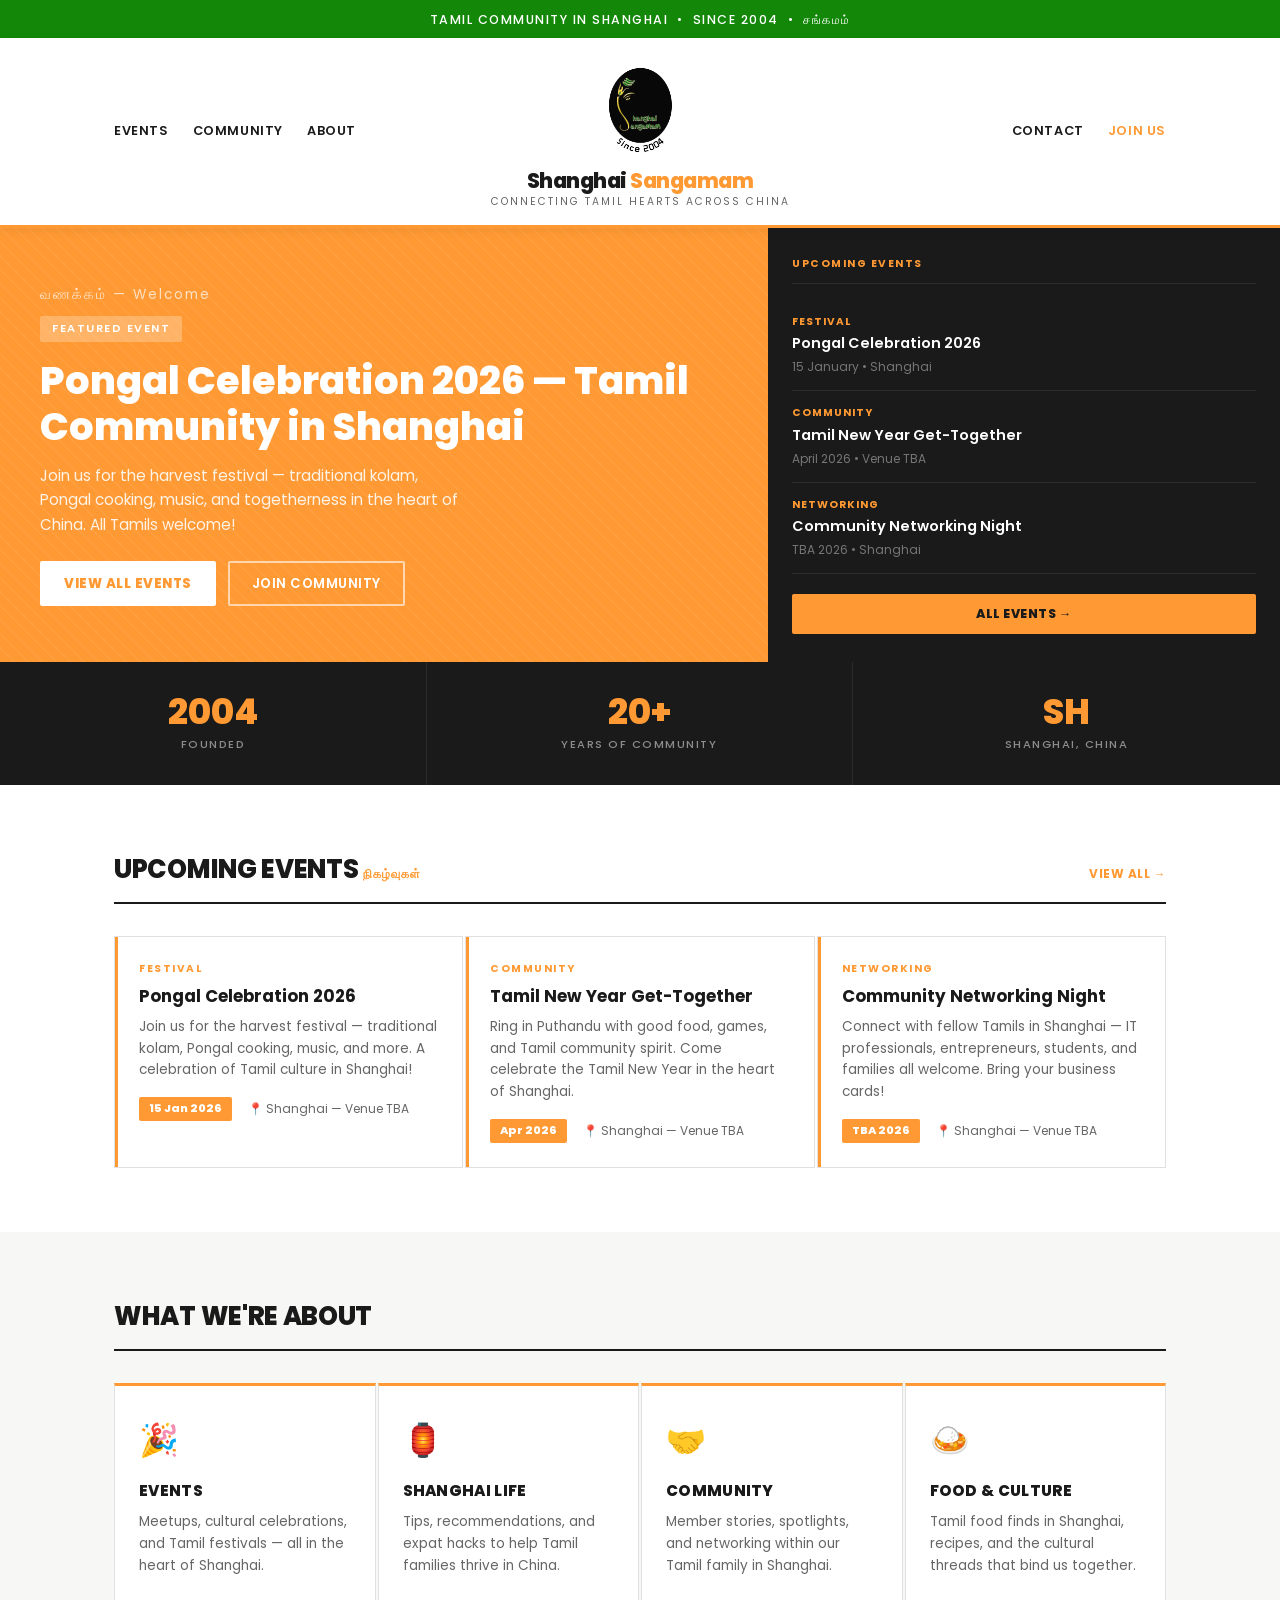
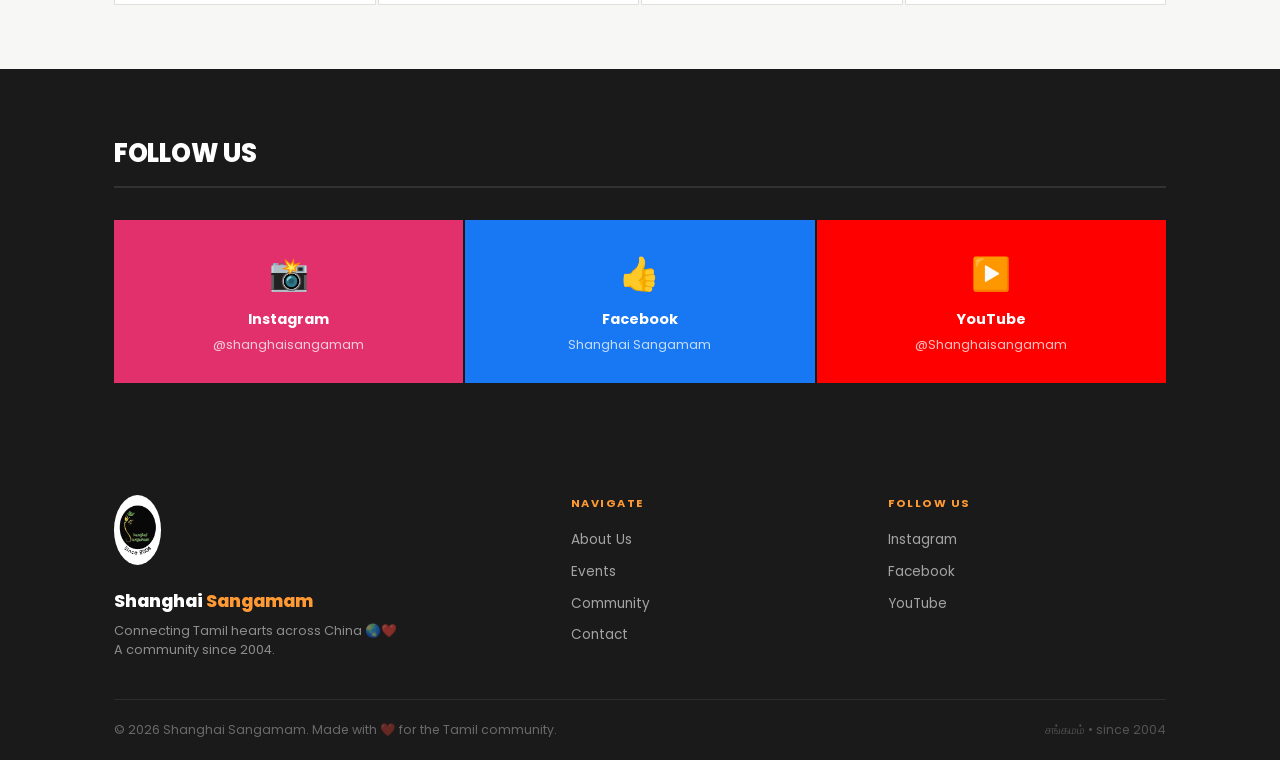
<file: index.html>
<!DOCTYPE html>
<html lang="en">
<head>
  <meta charset="UTF-8" />
  <meta name="viewport" content="width=device-width, initial-scale=1.0" />
  <title>Shanghai Sangamam — Connecting Tamil Hearts Across China</title>
  <meta name="description" content="A digital home for the Tamil-speaking Indian community in Shanghai. Join us for events, culture, and community. Since 2004." />
  <link rel="preconnect" href="https://fonts.googleapis.com" />
  <link rel="preconnect" href="https://fonts.gstatic.com" crossorigin />
  <link href="https://fonts.googleapis.com/css2?family=Poppins:wght@400;600;700;800&family=Noto+Sans+Tamil:wght@400;600&display=swap" rel="stylesheet" />
  <link rel="stylesheet" href="style.css" />
</head>
<body>

  <div class="top-bar">
    <span>Tamil Community in Shanghai &nbsp;•&nbsp; Since 2004 &nbsp;•&nbsp; சங்கமம்</span>
  </div>

  <header class="site-header">
    <div class="container">
      <nav class="nav-left">
        <a href="pages/events.html">Events</a>
        <a href="pages/community.html">Community</a>
        <a href="pages/about.html">About</a>
      </nav>
      <div class="logo-center">
        <a href="index.html">
          <img src="assets/logo/ss-logo.jpg" alt="Shanghai Sangamam" class="logo-img" />
          <span class="logo-main">Shanghai <span>Sangamam</span></span>
          <span class="logo-sub">Connecting Tamil hearts across China</span>
        </a>
      </div>
      <nav class="nav-right">
        <a href="pages/contact.html">Contact</a>
        <a href="pages/community.html" style="color:var(--saffron);">Join Us</a>
      </nav>
      <button class="nav-toggle" aria-label="Toggle navigation">&#9776;</button>
    </div>
    <nav class="mobile-nav" id="mobile-nav">
      <a href="pages/about.html">About</a>
      <a href="pages/events.html">Events</a>
      <a href="pages/community.html">Community</a>
      <a href="pages/contact.html">Contact</a>
    </nav>
  </header>

  <!-- Hero -->
  <div class="hero-split">
    <div class="hero-main">
      <div class="hero-main-content">
        <span class="hero-tamil-accent">வணக்கம் — Welcome</span>
        <span class="hero-tag">Featured Event</span>
        <h1>Pongal Celebration 2026 — Tamil Community in Shanghai</h1>
        <p>Join us for the harvest festival — traditional kolam, Pongal cooking, music, and togetherness in the heart of China. All Tamils welcome!</p>
        <div class="hero-btns">
          <a href="pages/events.html" class="btn-white">View All Events</a>
          <a href="pages/community.html" class="btn-ghost-white">Join Community</a>
        </div>
      </div>
    </div>
    <div class="hero-sidebar">
      <div class="sidebar-label">Upcoming Events</div>
      <div class="sidebar-event">
        <div class="sidebar-event-cat">Festival</div>
        <div class="sidebar-event-title">Pongal Celebration 2026</div>
        <div class="sidebar-event-date">15 January • Shanghai</div>
      </div>
      <div class="sidebar-event">
        <div class="sidebar-event-cat">Community</div>
        <div class="sidebar-event-title">Tamil New Year Get-Together</div>
        <div class="sidebar-event-date">April 2026 • Venue TBA</div>
      </div>
      <div class="sidebar-event">
        <div class="sidebar-event-cat">Networking</div>
        <div class="sidebar-event-title">Community Networking Night</div>
        <div class="sidebar-event-date">TBA 2026 • Shanghai</div>
      </div>
      <div class="sidebar-cta">
        <a href="pages/events.html" class="btn-saffron">All Events →</a>
      </div>
    </div>
  </div>

  <!-- Stats -->
  <div class="stats-bar">
    <div class="stat-item">
      <div class="stat-num">2004</div>
      <div class="stat-label">Founded</div>
    </div>
    <div class="stat-item">
      <div class="stat-num">20+</div>
      <div class="stat-label">Years of Community</div>
    </div>
    <div class="stat-item">
      <div class="stat-num">SH</div>
      <div class="stat-label">Shanghai, China</div>
    </div>
  </div>

  <!-- Upcoming Events -->
  <section class="section">
    <div class="container">
      <div class="section-header">
        <h2>Upcoming Events <span class="section-header-tamil">நிகழ்வுகள்</span></h2>
        <a href="pages/events.html" class="view-all">View All →</a>
      </div>
      <div class="events-grid">
        <div class="event-card-mag">
          <div class="event-card-cat">Festival</div>
          <div class="event-card-title">Pongal Celebration 2026</div>
          <div class="event-card-desc">Join us for the harvest festival — traditional kolam, Pongal cooking, music, and more. A celebration of Tamil culture in Shanghai!</div>
          <div class="event-card-meta">
            <span class="event-card-date-badge">15 Jan 2026</span>
            <span>📍 Shanghai — Venue TBA</span>
          </div>
        </div>
        <div class="event-card-mag">
          <div class="event-card-cat">Community</div>
          <div class="event-card-title">Tamil New Year Get-Together</div>
          <div class="event-card-desc">Ring in Puthandu with good food, games, and Tamil community spirit. Come celebrate the Tamil New Year in the heart of Shanghai.</div>
          <div class="event-card-meta">
            <span class="event-card-date-badge">Apr 2026</span>
            <span>📍 Shanghai — Venue TBA</span>
          </div>
        </div>
        <div class="event-card-mag">
          <div class="event-card-cat">Networking</div>
          <div class="event-card-title">Community Networking Night</div>
          <div class="event-card-desc">Connect with fellow Tamils in Shanghai — IT professionals, entrepreneurs, students, and families all welcome. Bring your business cards!</div>
          <div class="event-card-meta">
            <span class="event-card-date-badge">TBA 2026</span>
            <span>📍 Shanghai — Venue TBA</span>
          </div>
        </div>
      </div>
    </div>
  </section>

  <!-- What We're About -->
  <section class="section section-alt">
    <div class="container">
      <div class="section-header">
        <h2>What We're About</h2>
      </div>
      <div class="pillars-mag">
        <div class="pillar-mag">
          <span class="pillar-icon-mag">🎉</span>
          <h3>Events</h3>
          <p>Meetups, cultural celebrations, and Tamil festivals — all in the heart of Shanghai.</p>
        </div>
        <div class="pillar-mag">
          <span class="pillar-icon-mag">🏮</span>
          <h3>Shanghai Life</h3>
          <p>Tips, recommendations, and expat hacks to help Tamil families thrive in China.</p>
        </div>
        <div class="pillar-mag">
          <span class="pillar-icon-mag">🤝</span>
          <h3>Community</h3>
          <p>Member stories, spotlights, and networking within our Tamil family in Shanghai.</p>
        </div>
        <div class="pillar-mag">
          <span class="pillar-icon-mag">🍛</span>
          <h3>Food & Culture</h3>
          <p>Tamil food finds in Shanghai, recipes, and the cultural threads that bind us together.</p>
        </div>
      </div>
    </div>
  </section>

  <!-- Follow Us -->
  <section class="section section-dark">
    <div class="container">
      <div class="section-header">
        <h2>Follow Us</h2>
      </div>
      <div class="social-mag">
        <a href="https://www.instagram.com/shanghaisangamam/" target="_blank" rel="noopener" class="social-card-mag instagram">
          <span class="s-icon">📸</span>
          <h3>Instagram</h3>
          <p>@shanghaisangamam</p>
        </a>
        <a href="https://facebook.com/profile.php?id=61591375113423" target="_blank" rel="noopener" class="social-card-mag facebook">
          <span class="s-icon">👍</span>
          <h3>Facebook</h3>
          <p>Shanghai Sangamam</p>
        </a>
        <a href="https://www.youtube.com/@Shanghaisangamam" target="_blank" rel="noopener" class="social-card-mag youtube">
          <span class="s-icon">▶️</span>
          <h3>YouTube</h3>
          <p>@Shanghaisangamam</p>
        </a>
      </div>
    </div>
  </section>

  <footer class="site-footer">
    <div class="container">
      <div class="footer-top">
        <div class="footer-brand">
          <img src="assets/logo/ss-logo.jpg" alt="Shanghai Sangamam" class="footer-logo-img" />
          <span class="brand-name">Shanghai <span>Sangamam</span></span>
          <p class="brand-tagline">Connecting Tamil hearts across China 🌏❤️<br>A community since 2004.</p>
        </div>
        <div class="footer-col">
          <h4>Navigate</h4>
          <a href="pages/about.html">About Us</a>
          <a href="pages/events.html">Events</a>
          <a href="pages/community.html">Community</a>
          <a href="pages/contact.html">Contact</a>
        </div>
        <div class="footer-col">
          <h4>Follow Us</h4>
          <a href="https://www.instagram.com/shanghaisangamam/" target="_blank" rel="noopener">Instagram</a>
          <a href="https://facebook.com/profile.php?id=61591375113423" target="_blank" rel="noopener">Facebook</a>
          <a href="https://www.youtube.com/@Shanghaisangamam" target="_blank" rel="noopener">YouTube</a>
        </div>
      </div>
      <div class="footer-bottom">
        <span class="footer-copy">&copy; 2026 Shanghai Sangamam. Made with ❤️ for the Tamil community.</span>
        <span class="footer-tamil">சங்கமம் • since 2004</span>
      </div>
    </div>
  </footer>

  <script src="script.js"></script>
</body>
</html>
</file>
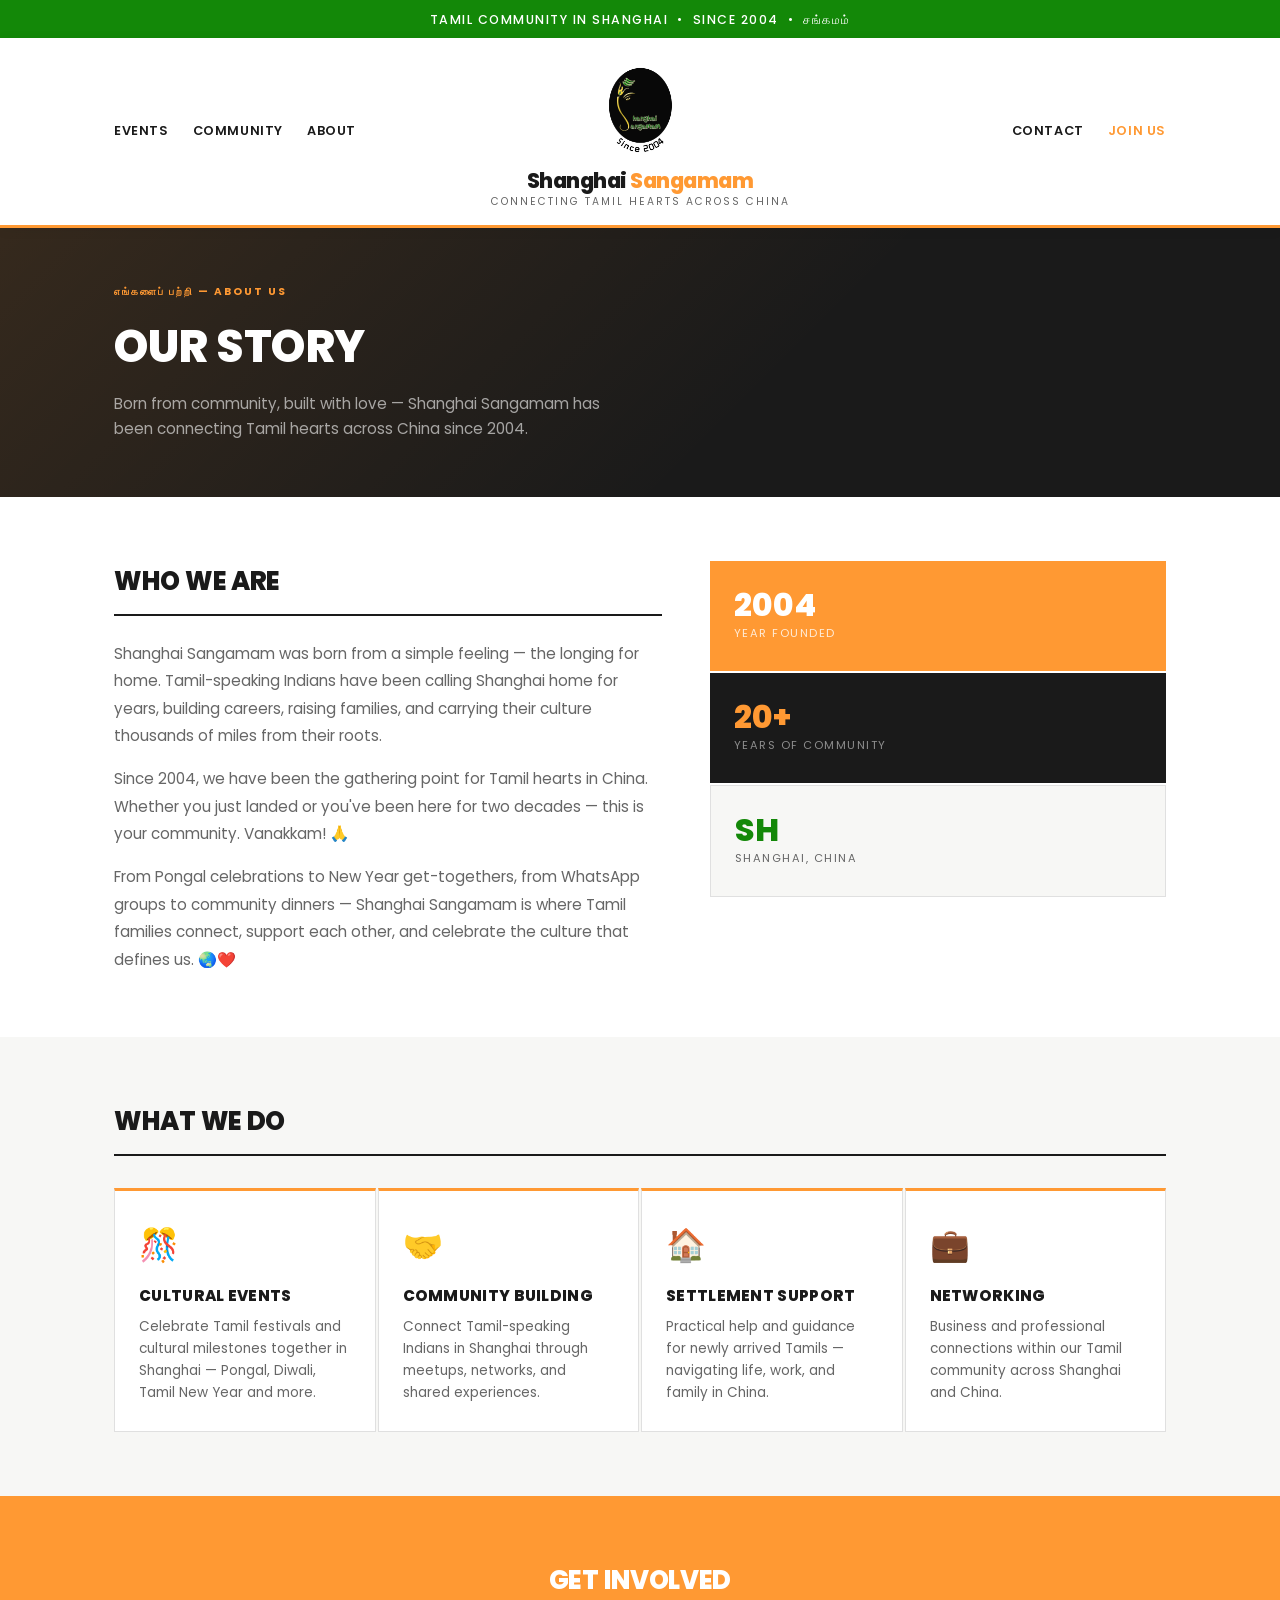
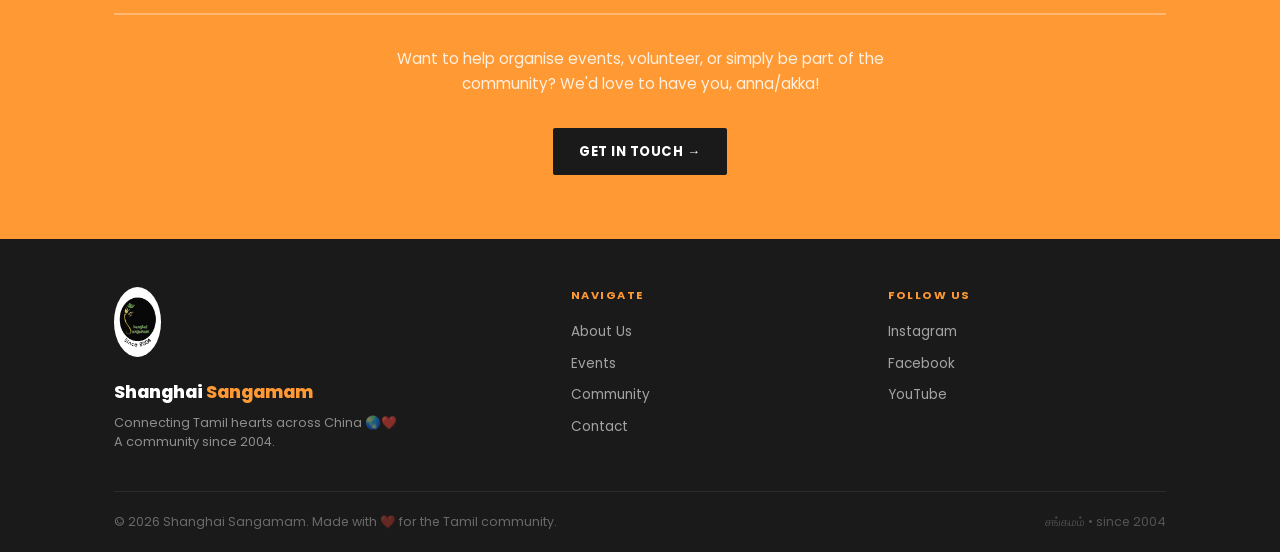
<file: pages/about.html>
<!DOCTYPE html>
<html lang="en">
<head>
  <meta charset="UTF-8" />
  <meta name="viewport" content="width=device-width, initial-scale=1.0" />
  <title>About — Shanghai Sangamam</title>
  <link rel="preconnect" href="https://fonts.googleapis.com" />
  <link rel="preconnect" href="https://fonts.gstatic.com" crossorigin />
  <link href="https://fonts.googleapis.com/css2?family=Poppins:wght@400;600;700;800&family=Noto+Sans+Tamil:wght@400;600&display=swap" rel="stylesheet" />
  <link rel="stylesheet" href="../style.css" />
</head>
<body>

  <div class="top-bar">
    <span>Tamil Community in Shanghai &nbsp;•&nbsp; Since 2004 &nbsp;•&nbsp; சங்கமம்</span>
  </div>

  <header class="site-header">
    <div class="container">
      <nav class="nav-left">
        <a href="events.html">Events</a>
        <a href="community.html">Community</a>
        <a href="about.html">About</a>
      </nav>
      <div class="logo-center">
        <a href="../index.html">
          <img src="../assets/logo/ss-logo.jpg" alt="Shanghai Sangamam" class="logo-img" />
          <span class="logo-main">Shanghai <span>Sangamam</span></span>
          <span class="logo-sub">Connecting Tamil hearts across China</span>
        </a>
      </div>
      <nav class="nav-right">
        <a href="contact.html">Contact</a>
        <a href="community.html" style="color:var(--saffron);">Join Us</a>
      </nav>
      <button class="nav-toggle" aria-label="Toggle navigation">&#9776;</button>
    </div>
    <nav class="mobile-nav" id="mobile-nav">
      <a href="about.html">About</a>
      <a href="events.html">Events</a>
      <a href="community.html">Community</a>
      <a href="contact.html">Contact</a>
    </nav>
  </header>

  <div class="page-hero-mag">
    <div class="container">
      <span class="page-tag">எங்களைப் பற்றி — About Us</span>
      <h1>Our Story</h1>
      <p>Born from community, built with love — Shanghai Sangamam has been connecting Tamil hearts across China since 2004.</p>
    </div>
  </div>

  <section class="section">
    <div class="container">
      <div style="display:grid; grid-template-columns:1.2fr 1fr; gap:48px; align-items:start;">
        <div>
          <div class="section-header" style="margin-bottom:24px;">
            <h2>Who We Are</h2>
          </div>
          <p style="color:var(--text-light); margin-bottom:16px; line-height:1.8; font-size:0.95rem;">Shanghai Sangamam was born from a simple feeling — the longing for home. Tamil-speaking Indians have been calling Shanghai home for years, building careers, raising families, and carrying their culture thousands of miles from their roots.</p>
          <p style="color:var(--text-light); margin-bottom:16px; line-height:1.8; font-size:0.95rem;">Since 2004, we have been the gathering point for Tamil hearts in China. Whether you just landed or you've been here for two decades — this is your community. Vanakkam! 🙏</p>
          <p style="color:var(--text-light); line-height:1.8; font-size:0.95rem;">From Pongal celebrations to New Year get-togethers, from WhatsApp groups to community dinners — Shanghai Sangamam is where Tamil families connect, support each other, and celebrate the culture that defines us. 🌏❤️</p>
        </div>
        <div style="display:flex; flex-direction:column; gap:2px;">
          <div style="background:var(--saffron); padding:28px 24px;">
            <div style="font-size:2rem; font-weight:800; color:#fff; line-height:1;">2004</div>
            <div style="font-size:0.7rem; color:rgba(255,255,255,0.8); text-transform:uppercase; letter-spacing:1.5px; margin-top:4px;">Year Founded</div>
          </div>
          <div style="background:var(--dark); padding:28px 24px;">
            <div style="font-size:2rem; font-weight:800; color:var(--saffron); line-height:1;">20+</div>
            <div style="font-size:0.7rem; color:rgba(255,255,255,0.5); text-transform:uppercase; letter-spacing:1.5px; margin-top:4px;">Years of Community</div>
          </div>
          <div style="background:#F7F7F5; padding:28px 24px; border:1px solid var(--border);">
            <div style="font-size:2rem; font-weight:800; color:var(--green); line-height:1;">SH</div>
            <div style="font-size:0.7rem; color:var(--text-light); text-transform:uppercase; letter-spacing:1.5px; margin-top:4px;">Shanghai, China</div>
          </div>
        </div>
      </div>
    </div>
  </section>

  <section class="section section-alt">
    <div class="container">
      <div class="section-header">
        <h2>What We Do</h2>
      </div>
      <div class="pillars-mag">
        <div class="pillar-mag">
          <span class="pillar-icon-mag">🎊</span>
          <h3>Cultural Events</h3>
          <p>Celebrate Tamil festivals and cultural milestones together in Shanghai — Pongal, Diwali, Tamil New Year and more.</p>
        </div>
        <div class="pillar-mag">
          <span class="pillar-icon-mag">🤝</span>
          <h3>Community Building</h3>
          <p>Connect Tamil-speaking Indians in Shanghai through meetups, networks, and shared experiences.</p>
        </div>
        <div class="pillar-mag">
          <span class="pillar-icon-mag">🏠</span>
          <h3>Settlement Support</h3>
          <p>Practical help and guidance for newly arrived Tamils — navigating life, work, and family in China.</p>
        </div>
        <div class="pillar-mag">
          <span class="pillar-icon-mag">💼</span>
          <h3>Networking</h3>
          <p>Business and professional connections within our Tamil community across Shanghai and China.</p>
        </div>
      </div>
    </div>
  </section>

  <section class="section section-saffron">
    <div class="container" style="text-align:center;">
      <div class="section-header" style="justify-content:center; border-bottom-color:rgba(255,255,255,0.3);">
        <h2>Get Involved</h2>
      </div>
      <p style="color:rgba(255,255,255,0.85); margin-bottom:32px; max-width:520px; margin-left:auto; margin-right:auto; font-size:0.95rem;">Want to help organise events, volunteer, or simply be part of the community? We'd love to have you, anna/akka!</p>
      <a href="contact.html" class="btn btn-primary-dark">Get in Touch →</a>
    </div>
  </section>

  <footer class="site-footer">
    <div class="container">
      <div class="footer-top">
        <div class="footer-brand">
          <img src="../assets/logo/ss-logo.jpg" alt="Shanghai Sangamam" class="footer-logo-img" />
          <span class="brand-name">Shanghai <span>Sangamam</span></span>
          <p class="brand-tagline">Connecting Tamil hearts across China 🌏❤️<br>A community since 2004.</p>
        </div>
        <div class="footer-col">
          <h4>Navigate</h4>
          <a href="about.html">About Us</a>
          <a href="events.html">Events</a>
          <a href="community.html">Community</a>
          <a href="contact.html">Contact</a>
        </div>
        <div class="footer-col">
          <h4>Follow Us</h4>
          <a href="https://www.instagram.com/shanghaisangamam/" target="_blank" rel="noopener">Instagram</a>
          <a href="https://facebook.com/profile.php?id=61591375113423" target="_blank" rel="noopener">Facebook</a>
          <a href="https://www.youtube.com/@Shanghaisangamam" target="_blank" rel="noopener">YouTube</a>
        </div>
      </div>
      <div class="footer-bottom">
        <span class="footer-copy">&copy; 2026 Shanghai Sangamam. Made with ❤️ for the Tamil community.</span>
        <span class="footer-tamil">சங்கமம் • since 2004</span>
      </div>
    </div>
  </footer>

  <script src="../script.js"></script>
</body>
</html>
</file>
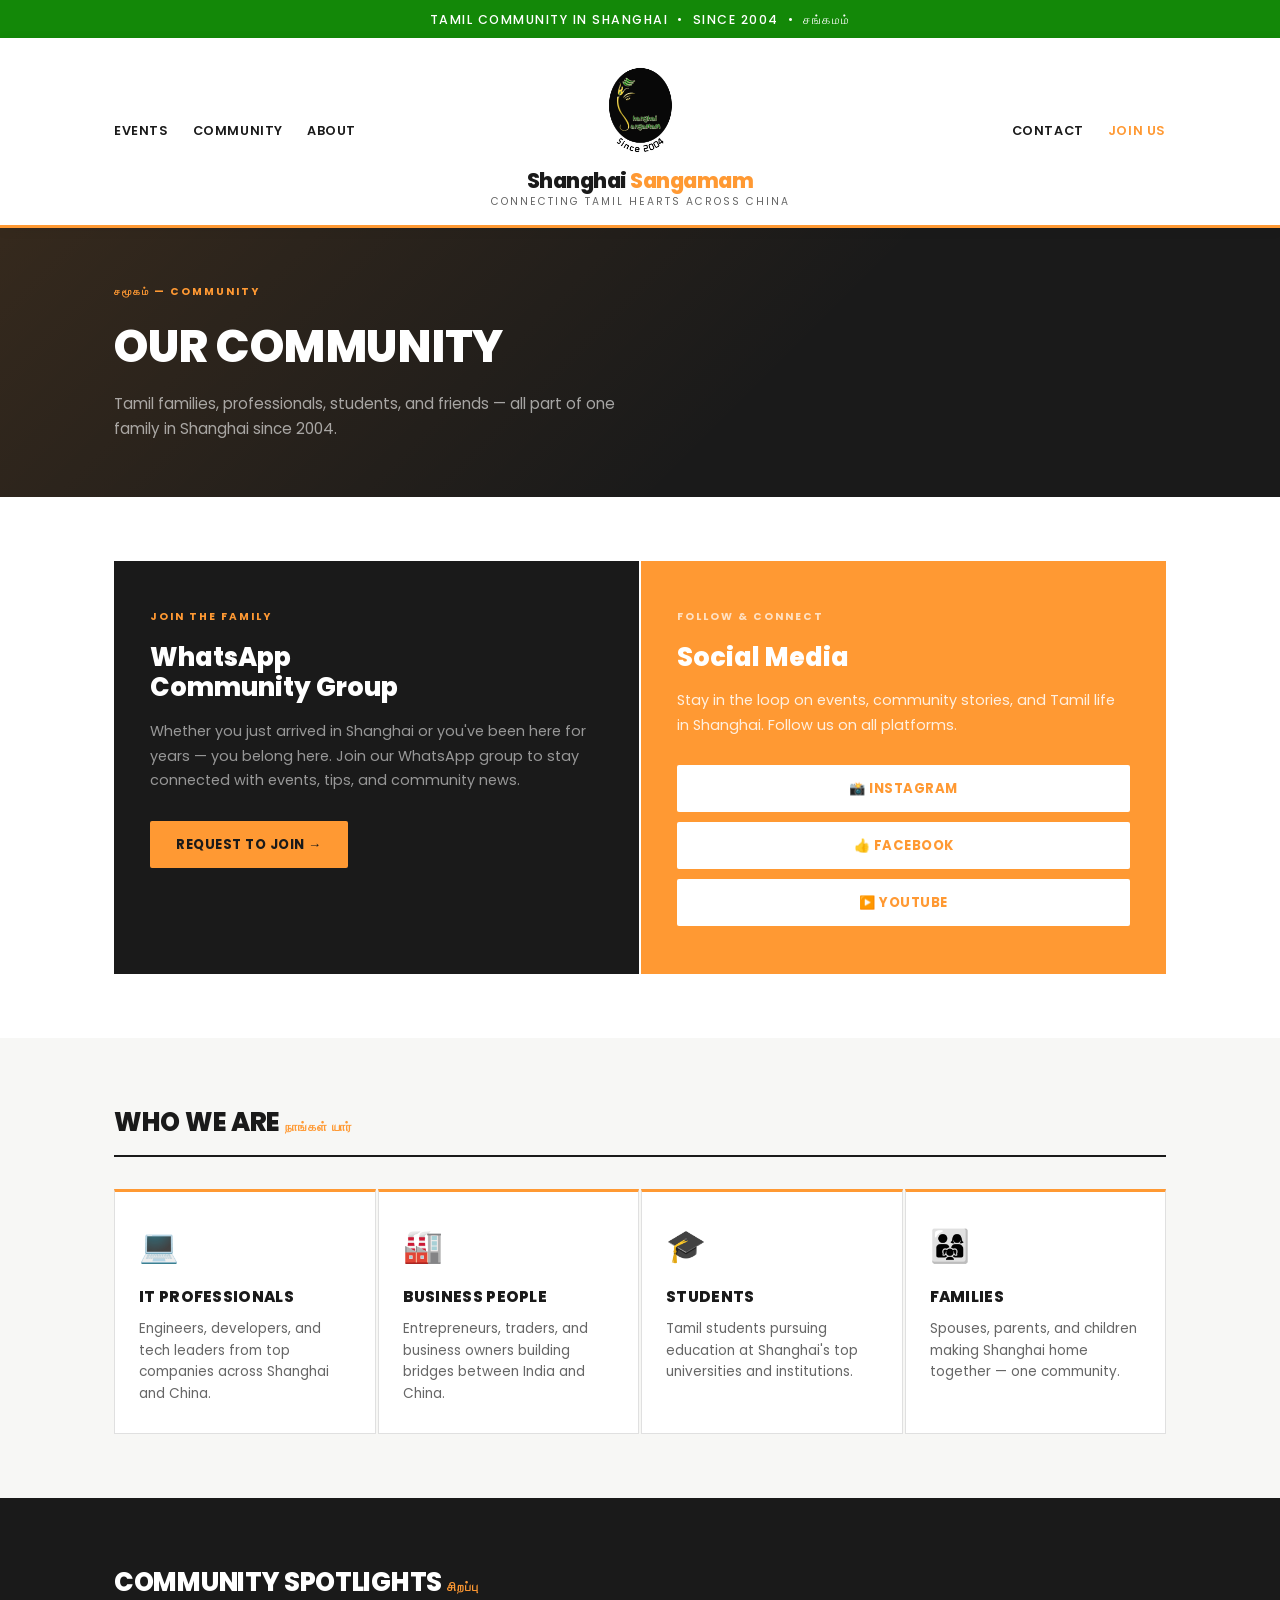
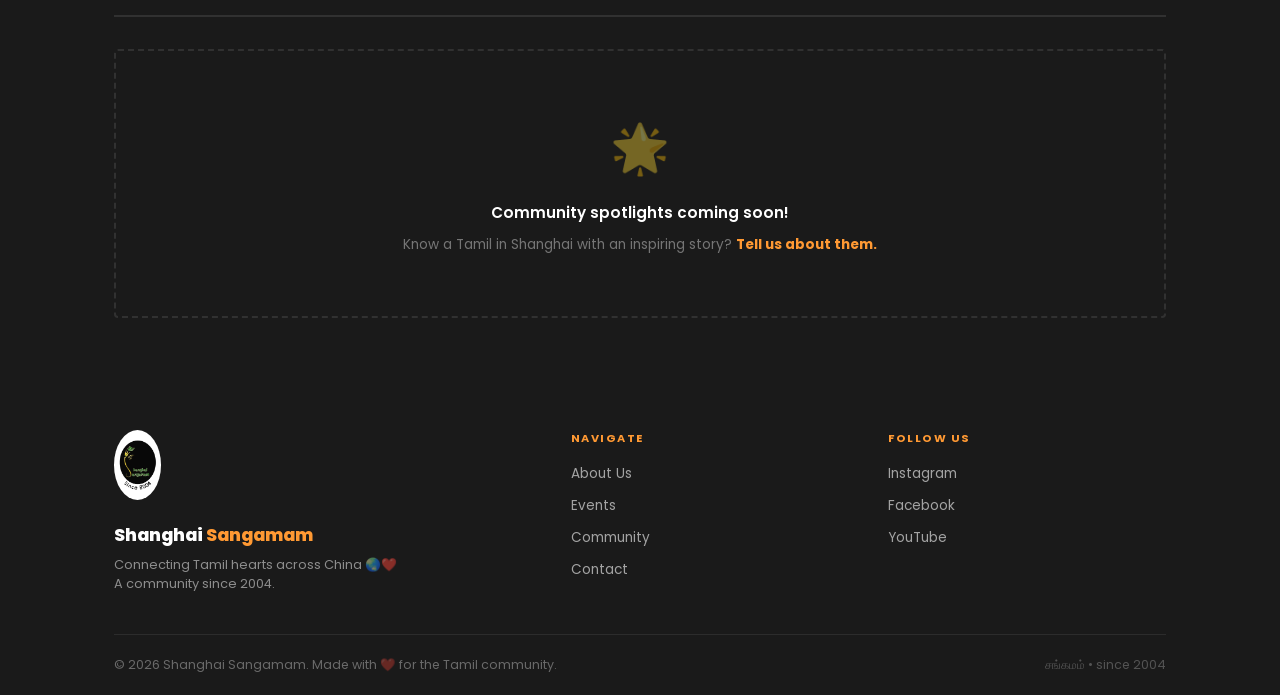
<file: pages/community.html>
<!DOCTYPE html>
<html lang="en">
<head>
  <meta charset="UTF-8" />
  <meta name="viewport" content="width=device-width, initial-scale=1.0" />
  <title>Community — Shanghai Sangamam</title>
  <link rel="preconnect" href="https://fonts.googleapis.com" />
  <link rel="preconnect" href="https://fonts.gstatic.com" crossorigin />
  <link href="https://fonts.googleapis.com/css2?family=Poppins:wght@400;600;700;800&family=Noto+Sans+Tamil:wght@400;600&display=swap" rel="stylesheet" />
  <link rel="stylesheet" href="../style.css" />
</head>
<body>

  <div class="top-bar">
    <span>Tamil Community in Shanghai &nbsp;•&nbsp; Since 2004 &nbsp;•&nbsp; சங்கமம்</span>
  </div>

  <header class="site-header">
    <div class="container">
      <nav class="nav-left">
        <a href="events.html">Events</a>
        <a href="community.html">Community</a>
        <a href="about.html">About</a>
      </nav>
      <div class="logo-center">
        <a href="../index.html">
          <img src="../assets/logo/ss-logo.jpg" alt="Shanghai Sangamam" class="logo-img" />
          <span class="logo-main">Shanghai <span>Sangamam</span></span>
          <span class="logo-sub">Connecting Tamil hearts across China</span>
        </a>
      </div>
      <nav class="nav-right">
        <a href="contact.html">Contact</a>
        <a href="community.html" style="color:var(--saffron);">Join Us</a>
      </nav>
      <button class="nav-toggle" aria-label="Toggle navigation">&#9776;</button>
    </div>
    <nav class="mobile-nav" id="mobile-nav">
      <a href="about.html">About</a>
      <a href="events.html">Events</a>
      <a href="community.html">Community</a>
      <a href="contact.html">Contact</a>
    </nav>
  </header>

  <div class="page-hero-mag">
    <div class="container">
      <span class="page-tag">சமூகம் — Community</span>
      <h1>Our Community</h1>
      <p>Tamil families, professionals, students, and friends — all part of one family in Shanghai since 2004.</p>
    </div>
  </div>

  <section class="section">
    <div class="container">
      <div style="display:grid; grid-template-columns:1fr 1fr; gap:2px;">
        <div style="background:var(--dark); padding:48px 36px;">
          <div style="font-size:0.65rem; color:var(--saffron); font-weight:700; text-transform:uppercase; letter-spacing:2px; margin-bottom:16px;">Join the Family</div>
          <h2 style="font-size:1.6rem; font-weight:800; color:#fff; margin-bottom:16px; line-height:1.2;">WhatsApp<br>Community Group</h2>
          <p style="color:rgba(255,255,255,0.55); font-size:0.9rem; line-height:1.7; margin-bottom:28px;">Whether you just arrived in Shanghai or you've been here for years — you belong here. Join our WhatsApp group to stay connected with events, tips, and community news.</p>
          <a href="contact.html" class="btn btn-primary-saffron">Request to Join →</a>
        </div>
        <div style="background:var(--saffron); padding:48px 36px; display:flex; flex-direction:column; justify-content:center;">
          <div style="font-size:0.65rem; color:rgba(255,255,255,0.7); font-weight:700; text-transform:uppercase; letter-spacing:2px; margin-bottom:16px;">Follow &amp; Connect</div>
          <h2 style="font-size:1.6rem; font-weight:800; color:#fff; margin-bottom:16px; line-height:1.2;">Social Media</h2>
          <p style="color:rgba(255,255,255,0.85); font-size:0.9rem; line-height:1.7; margin-bottom:28px;">Stay in the loop on events, community stories, and Tamil life in Shanghai. Follow us on all platforms.</p>
          <div style="display:flex; flex-direction:column; gap:10px;">
            <a href="https://www.instagram.com/shanghaisangamam/" target="_blank" rel="noopener" class="btn btn-white" style="text-align:center;">📸 Instagram</a>
            <a href="https://facebook.com/profile.php?id=61591375113423" target="_blank" rel="noopener" class="btn btn-white" style="text-align:center;">👍 Facebook</a>
            <a href="https://www.youtube.com/@Shanghaisangamam" target="_blank" rel="noopener" class="btn btn-white" style="text-align:center;">▶️ YouTube</a>
          </div>
        </div>
      </div>
    </div>
  </section>

  <section class="section section-alt">
    <div class="container">
      <div class="section-header">
        <h2>Who We Are <span class="section-header-tamil">நாங்கள் யார்</span></h2>
      </div>
      <div class="pillars-mag">
        <div class="pillar-mag">
          <span class="pillar-icon-mag">💻</span>
          <h3>IT Professionals</h3>
          <p>Engineers, developers, and tech leaders from top companies across Shanghai and China.</p>
        </div>
        <div class="pillar-mag">
          <span class="pillar-icon-mag">🏭</span>
          <h3>Business People</h3>
          <p>Entrepreneurs, traders, and business owners building bridges between India and China.</p>
        </div>
        <div class="pillar-mag">
          <span class="pillar-icon-mag">🎓</span>
          <h3>Students</h3>
          <p>Tamil students pursuing education at Shanghai's top universities and institutions.</p>
        </div>
        <div class="pillar-mag">
          <span class="pillar-icon-mag">👨‍👩‍👧</span>
          <h3>Families</h3>
          <p>Spouses, parents, and children making Shanghai home together — one community.</p>
        </div>
      </div>
    </div>
  </section>

  <section class="section section-dark">
    <div class="container">
      <div class="section-header">
        <h2>Community Spotlights <span class="section-header-tamil">சிறப்பு</span></h2>
      </div>
      <div style="text-align:center; padding:60px 24px; border:2px dashed rgba(255,255,255,0.1); border-radius:4px; color:rgba(255,255,255,0.4);">
        <div style="font-size:3rem; margin-bottom:14px;">🌟</div>
        <p style="font-size:0.95rem; margin-bottom:8px; font-weight:600; color:#fff;">Community spotlights coming soon!</p>
        <p style="font-size:0.85rem;">Know a Tamil in Shanghai with an inspiring story? <a href="contact.html" style="color:var(--saffron); font-weight:700;">Tell us about them.</a></p>
      </div>
    </div>
  </section>

  <footer class="site-footer">
    <div class="container">
      <div class="footer-top">
        <div class="footer-brand">
          <img src="../assets/logo/ss-logo.jpg" alt="Shanghai Sangamam" class="footer-logo-img" />
          <span class="brand-name">Shanghai <span>Sangamam</span></span>
          <p class="brand-tagline">Connecting Tamil hearts across China 🌏❤️<br>A community since 2004.</p>
        </div>
        <div class="footer-col">
          <h4>Navigate</h4>
          <a href="about.html">About Us</a>
          <a href="events.html">Events</a>
          <a href="community.html">Community</a>
          <a href="contact.html">Contact</a>
        </div>
        <div class="footer-col">
          <h4>Follow Us</h4>
          <a href="https://www.instagram.com/shanghaisangamam/" target="_blank" rel="noopener">Instagram</a>
          <a href="https://facebook.com/profile.php?id=61591375113423" target="_blank" rel="noopener">Facebook</a>
          <a href="https://www.youtube.com/@Shanghaisangamam" target="_blank" rel="noopener">YouTube</a>
        </div>
      </div>
      <div class="footer-bottom">
        <span class="footer-copy">&copy; 2026 Shanghai Sangamam. Made with ❤️ for the Tamil community.</span>
        <span class="footer-tamil">சங்கமம் • since 2004</span>
      </div>
    </div>
  </footer>

  <script src="../script.js"></script>
</body>
</html>
</file>
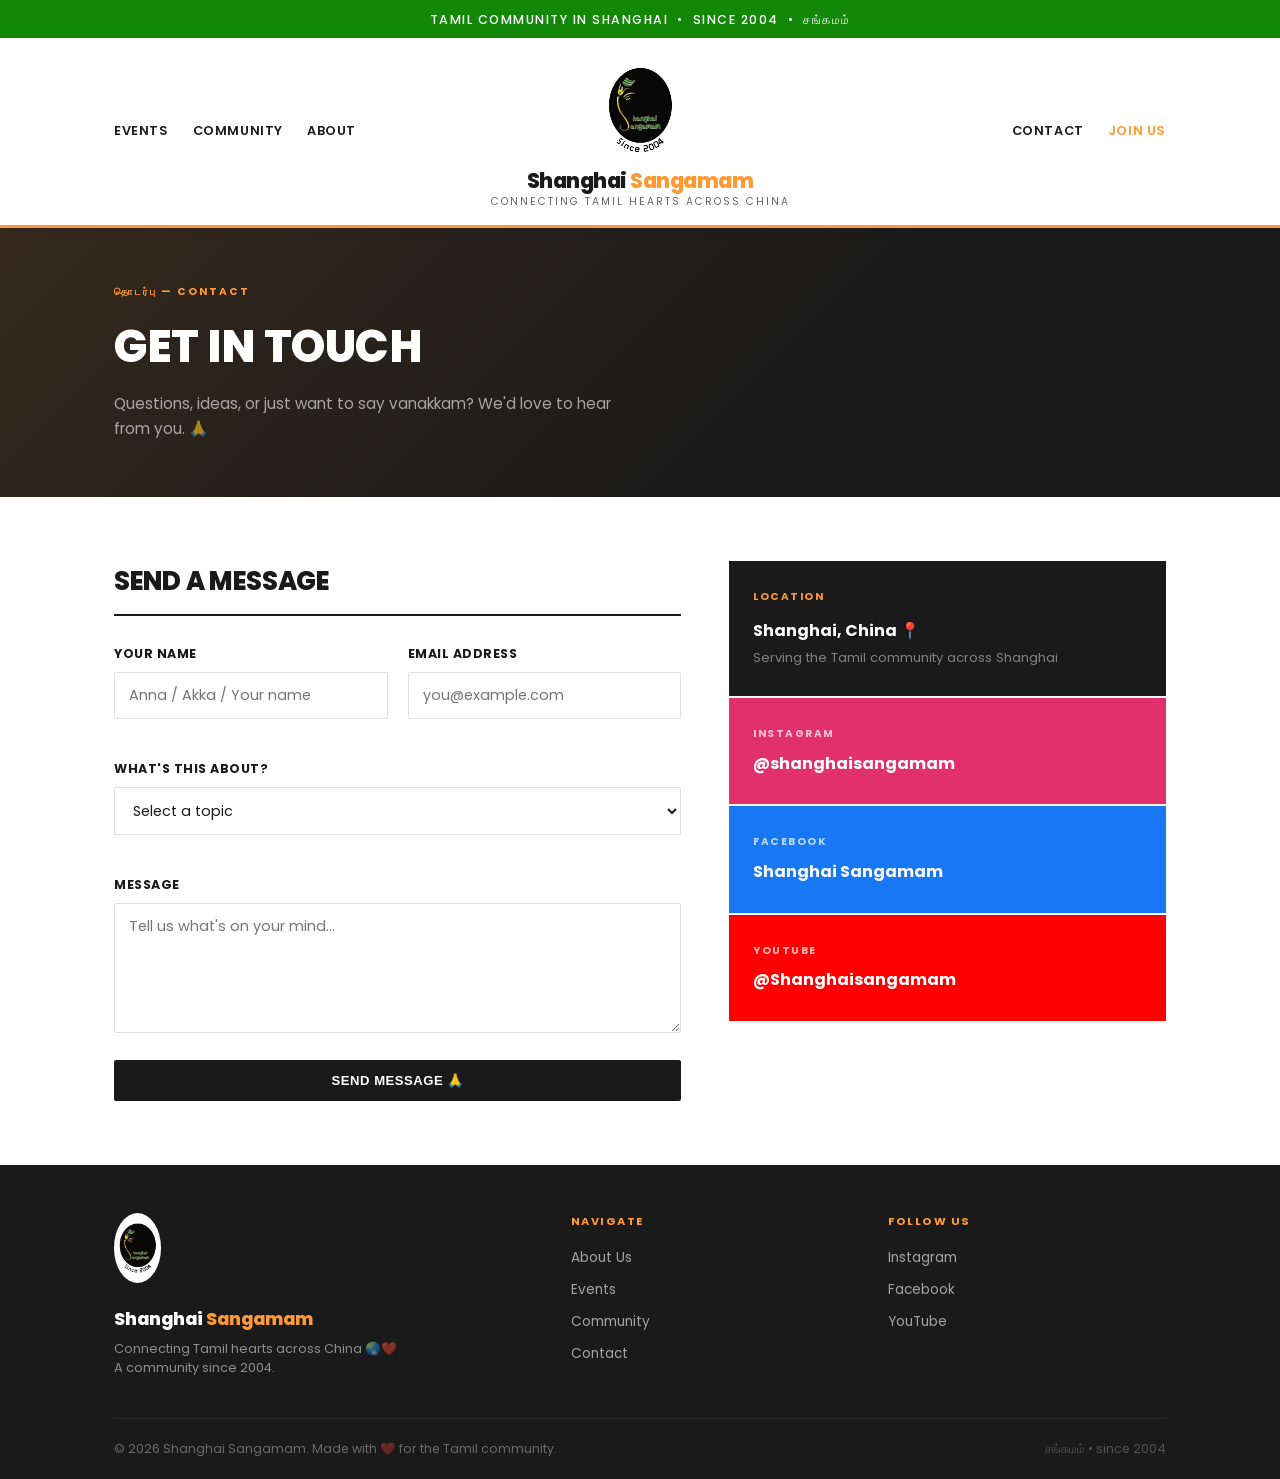
<file: pages/contact.html>
<!DOCTYPE html>
<html lang="en">
<head>
  <meta charset="UTF-8" />
  <meta name="viewport" content="width=device-width, initial-scale=1.0" />
  <title>Contact — Shanghai Sangamam</title>
  <link rel="preconnect" href="https://fonts.googleapis.com" />
  <link rel="preconnect" href="https://fonts.gstatic.com" crossorigin />
  <link href="https://fonts.googleapis.com/css2?family=Poppins:wght@400;600;700;800&family=Noto+Sans+Tamil:wght@400;600&display=swap" rel="stylesheet" />
  <link rel="stylesheet" href="../style.css" />
</head>
<body>

  <div class="top-bar">
    <span>Tamil Community in Shanghai &nbsp;•&nbsp; Since 2004 &nbsp;•&nbsp; சங்கமம்</span>
  </div>

  <header class="site-header">
    <div class="container">
      <nav class="nav-left">
        <a href="events.html">Events</a>
        <a href="community.html">Community</a>
        <a href="about.html">About</a>
      </nav>
      <div class="logo-center">
        <a href="../index.html">
          <img src="../assets/logo/ss-logo.jpg" alt="Shanghai Sangamam" class="logo-img" />
          <span class="logo-main">Shanghai <span>Sangamam</span></span>
          <span class="logo-sub">Connecting Tamil hearts across China</span>
        </a>
      </div>
      <nav class="nav-right">
        <a href="contact.html">Contact</a>
        <a href="community.html" style="color:var(--saffron);">Join Us</a>
      </nav>
      <button class="nav-toggle" aria-label="Toggle navigation">&#9776;</button>
    </div>
    <nav class="mobile-nav" id="mobile-nav">
      <a href="about.html">About</a>
      <a href="events.html">Events</a>
      <a href="community.html">Community</a>
      <a href="contact.html">Contact</a>
    </nav>
  </header>

  <div class="page-hero-mag">
    <div class="container">
      <span class="page-tag">தொடர்பு — Contact</span>
      <h1>Get In Touch</h1>
      <p>Questions, ideas, or just want to say vanakkam? We'd love to hear from you. 🙏</p>
    </div>
  </div>

  <section class="section">
    <div class="container">
      <div style="display:grid; grid-template-columns:1.3fr 1fr; gap:48px; align-items:start;">

        <div>
          <div class="section-header" style="margin-bottom:28px;">
            <h2>Send a Message</h2>
          </div>
          <form id="contact-form">
            <div class="form-grid">
              <div class="form-group">
                <label for="name">Your Name</label>
                <input type="text" id="name" name="name" placeholder="Anna / Akka / Your name" required />
              </div>
              <div class="form-group">
                <label for="email">Email Address</label>
                <input type="email" id="email" name="email" placeholder="you@example.com" required />
              </div>
              <div class="form-group full">
                <label for="subject">What's this about?</label>
                <select id="subject" name="subject">
                  <option value="">Select a topic</option>
                  <option value="event">Event enquiry</option>
                  <option value="join">Join the community</option>
                  <option value="volunteer">Volunteer / organise</option>
                  <option value="sponsor">Sponsorship</option>
                  <option value="other">Other</option>
                </select>
              </div>
              <div class="form-group full">
                <label for="message">Message</label>
                <textarea id="message" name="message" placeholder="Tell us what's on your mind..." required></textarea>
              </div>
            </div>
            <button type="submit" class="btn btn-primary-dark" style="width:100%; text-align:center;">Send Message 🙏</button>
          </form>
          <p id="form-success" style="display:none; margin-top:16px; color:var(--green); font-weight:700; font-size:0.9rem; padding:14px; background:#EAF3DE; border-radius:4px;">Thank you! We'll get back to you soon. Vanakkam! 🙏</p>
        </div>

        <div style="display:flex; flex-direction:column; gap:2px;">
          <div style="background:var(--dark); padding:28px 24px;">
            <div style="font-size:0.65rem; color:var(--saffron); font-weight:700; text-transform:uppercase; letter-spacing:1.5px; margin-bottom:12px;">Location</div>
            <div style="font-size:1rem; font-weight:700; color:#fff; margin-bottom:4px;">Shanghai, China 📍</div>
            <div style="font-size:0.82rem; color:rgba(255,255,255,0.45);">Serving the Tamil community across Shanghai</div>
          </div>
          <a href="https://www.instagram.com/shanghaisangamam/" target="_blank" rel="noopener" style="display:block; background:#E1306C; padding:28px 24px; transition:opacity 0.2s;" onmouseover="this.style.opacity=0.85" onmouseout="this.style.opacity=1">
            <div style="font-size:0.65rem; color:rgba(255,255,255,0.7); font-weight:700; text-transform:uppercase; letter-spacing:1.5px; margin-bottom:8px;">Instagram</div>
            <div style="font-size:1rem; font-weight:700; color:#fff;">@shanghaisangamam</div>
          </a>
          <a href="https://facebook.com/profile.php?id=61591375113423" target="_blank" rel="noopener" style="display:block; background:#1877F2; padding:28px 24px; transition:opacity 0.2s;" onmouseover="this.style.opacity=0.85" onmouseout="this.style.opacity=1">
            <div style="font-size:0.65rem; color:rgba(255,255,255,0.7); font-weight:700; text-transform:uppercase; letter-spacing:1.5px; margin-bottom:8px;">Facebook</div>
            <div style="font-size:1rem; font-weight:700; color:#fff;">Shanghai Sangamam</div>
          </a>
          <a href="https://www.youtube.com/@Shanghaisangamam" target="_blank" rel="noopener" style="display:block; background:#FF0000; padding:28px 24px; transition:opacity 0.2s;" onmouseover="this.style.opacity=0.85" onmouseout="this.style.opacity=1">
            <div style="font-size:0.65rem; color:rgba(255,255,255,0.7); font-weight:700; text-transform:uppercase; letter-spacing:1.5px; margin-bottom:8px;">YouTube</div>
            <div style="font-size:1rem; font-weight:700; color:#fff;">@Shanghaisangamam</div>
          </a>
        </div>

      </div>
    </div>
  </section>

  <footer class="site-footer">
    <div class="container">
      <div class="footer-top">
        <div class="footer-brand">
          <img src="../assets/logo/ss-logo.jpg" alt="Shanghai Sangamam" class="footer-logo-img" />
          <span class="brand-name">Shanghai <span>Sangamam</span></span>
          <p class="brand-tagline">Connecting Tamil hearts across China 🌏❤️<br>A community since 2004.</p>
        </div>
        <div class="footer-col">
          <h4>Navigate</h4>
          <a href="about.html">About Us</a>
          <a href="events.html">Events</a>
          <a href="community.html">Community</a>
          <a href="contact.html">Contact</a>
        </div>
        <div class="footer-col">
          <h4>Follow Us</h4>
          <a href="https://www.instagram.com/shanghaisangamam/" target="_blank" rel="noopener">Instagram</a>
          <a href="https://facebook.com/profile.php?id=61591375113423" target="_blank" rel="noopener">Facebook</a>
          <a href="https://www.youtube.com/@Shanghaisangamam" target="_blank" rel="noopener">YouTube</a>
        </div>
      </div>
      <div class="footer-bottom">
        <span class="footer-copy">&copy; 2026 Shanghai Sangamam. Made with ❤️ for the Tamil community.</span>
        <span class="footer-tamil">சங்கமம் • since 2004</span>
      </div>
    </div>
  </footer>

  <script src="../script.js"></script>
  <script>
    document.getElementById('contact-form').addEventListener('submit', function(e) {
      e.preventDefault();
      document.getElementById('form-success').style.display = 'block';
      this.reset();
    });
  </script>
</body>
</html>
</file>
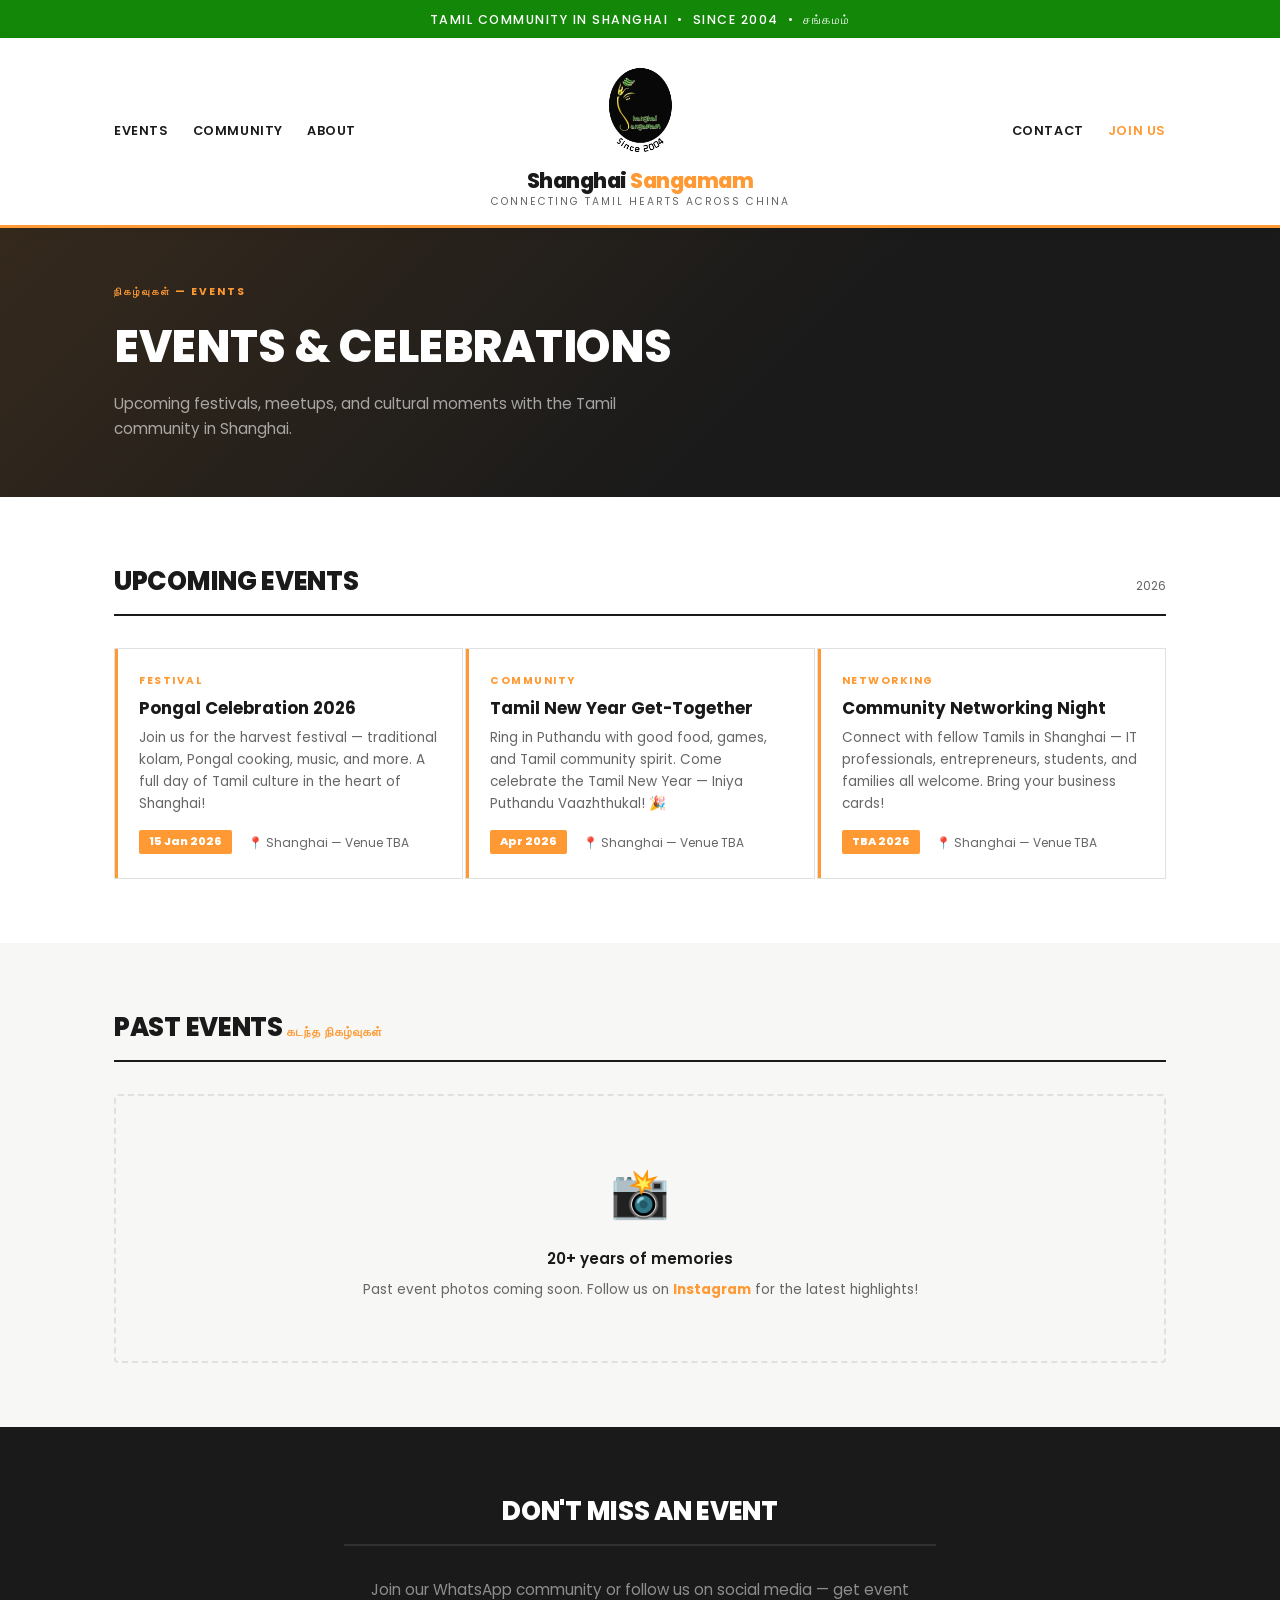
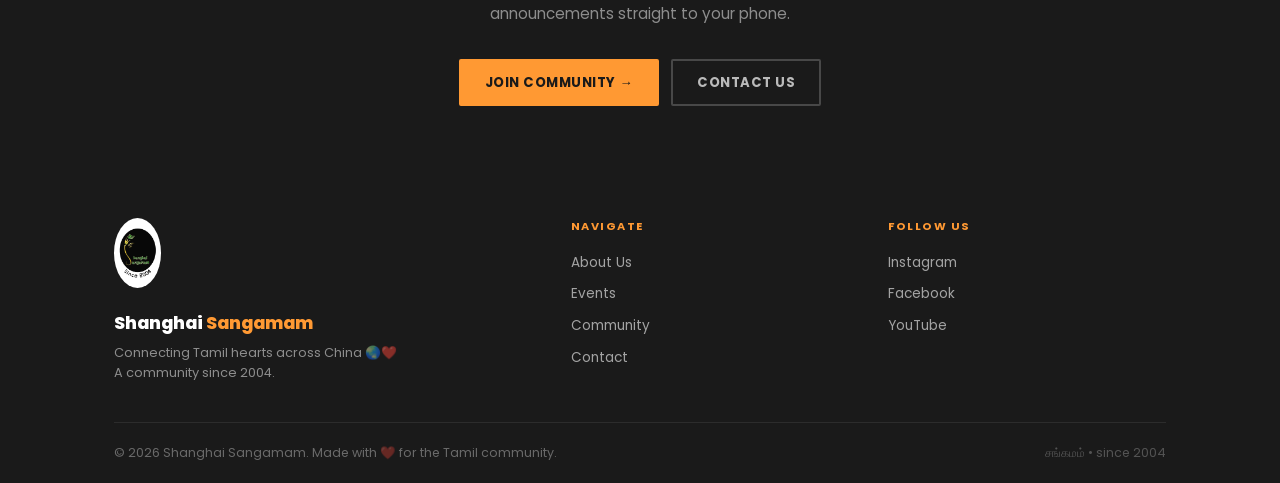
<file: pages/events.html>
<!DOCTYPE html>
<html lang="en">
<head>
  <meta charset="UTF-8" />
  <meta name="viewport" content="width=device-width, initial-scale=1.0" />
  <title>Events — Shanghai Sangamam</title>
  <link rel="preconnect" href="https://fonts.googleapis.com" />
  <link rel="preconnect" href="https://fonts.gstatic.com" crossorigin />
  <link href="https://fonts.googleapis.com/css2?family=Poppins:wght@400;600;700;800&family=Noto+Sans+Tamil:wght@400;600&display=swap" rel="stylesheet" />
  <link rel="stylesheet" href="../style.css" />
</head>
<body>

  <div class="top-bar">
    <span>Tamil Community in Shanghai &nbsp;•&nbsp; Since 2004 &nbsp;•&nbsp; சங்கமம்</span>
  </div>

  <header class="site-header">
    <div class="container">
      <nav class="nav-left">
        <a href="events.html">Events</a>
        <a href="community.html">Community</a>
        <a href="about.html">About</a>
      </nav>
      <div class="logo-center">
        <a href="../index.html">
          <img src="../assets/logo/ss-logo.jpg" alt="Shanghai Sangamam" class="logo-img" />
          <span class="logo-main">Shanghai <span>Sangamam</span></span>
          <span class="logo-sub">Connecting Tamil hearts across China</span>
        </a>
      </div>
      <nav class="nav-right">
        <a href="contact.html">Contact</a>
        <a href="community.html" style="color:var(--saffron);">Join Us</a>
      </nav>
      <button class="nav-toggle" aria-label="Toggle navigation">&#9776;</button>
    </div>
    <nav class="mobile-nav" id="mobile-nav">
      <a href="about.html">About</a>
      <a href="events.html">Events</a>
      <a href="community.html">Community</a>
      <a href="contact.html">Contact</a>
    </nav>
  </header>

  <div class="page-hero-mag">
    <div class="container">
      <span class="page-tag">நிகழ்வுகள் — Events</span>
      <h1>Events & Celebrations</h1>
      <p>Upcoming festivals, meetups, and cultural moments with the Tamil community in Shanghai.</p>
    </div>
  </div>

  <section class="section">
    <div class="container">
      <div class="section-header">
        <h2>Upcoming Events</h2>
        <span style="font-size:0.75rem; color:var(--text-light);">2026</span>
      </div>
      <div class="events-grid">
        <div class="event-card-mag">
          <div class="event-card-cat">Festival</div>
          <div class="event-card-title">Pongal Celebration 2026</div>
          <div class="event-card-desc">Join us for the harvest festival — traditional kolam, Pongal cooking, music, and more. A full day of Tamil culture in the heart of Shanghai!</div>
          <div class="event-card-meta">
            <span class="event-card-date-badge">15 Jan 2026</span>
            <span>📍 Shanghai — Venue TBA</span>
          </div>
        </div>
        <div class="event-card-mag">
          <div class="event-card-cat">Community</div>
          <div class="event-card-title">Tamil New Year Get-Together</div>
          <div class="event-card-desc">Ring in Puthandu with good food, games, and Tamil community spirit. Come celebrate the Tamil New Year — Iniya Puthandu Vaazhthukal! 🎉</div>
          <div class="event-card-meta">
            <span class="event-card-date-badge">Apr 2026</span>
            <span>📍 Shanghai — Venue TBA</span>
          </div>
        </div>
        <div class="event-card-mag">
          <div class="event-card-cat">Networking</div>
          <div class="event-card-title">Community Networking Night</div>
          <div class="event-card-desc">Connect with fellow Tamils in Shanghai — IT professionals, entrepreneurs, students, and families all welcome. Bring your business cards!</div>
          <div class="event-card-meta">
            <span class="event-card-date-badge">TBA 2026</span>
            <span>📍 Shanghai — Venue TBA</span>
          </div>
        </div>
      </div>
    </div>
  </section>

  <section class="section section-alt">
    <div class="container">
      <div class="section-header">
        <h2>Past Events <span class="section-header-tamil">கடந்த நிகழ்வுகள்</span></h2>
      </div>
      <div style="text-align:center; padding:60px 24px; border:2px dashed var(--border); border-radius:4px; color:var(--text-light);">
        <div style="font-size:3rem; margin-bottom:14px;">📸</div>
        <p style="font-size:0.95rem; margin-bottom:8px; font-weight:600; color:var(--dark);">20+ years of memories</p>
        <p style="font-size:0.85rem;">Past event photos coming soon. Follow us on <a href="https://www.instagram.com/shanghaisangamam/" target="_blank" style="color:var(--saffron); font-weight:700;">Instagram</a> for the latest highlights!</p>
      </div>
    </div>
  </section>

  <section class="section section-dark">
    <div class="container" style="text-align:center; max-width:640px; margin:0 auto;">
      <div class="section-header" style="justify-content:center; border-bottom-color:rgba(255,255,255,0.1);">
        <h2>Don't Miss an Event</h2>
      </div>
      <p style="color:rgba(255,255,255,0.5); margin-bottom:32px; font-size:0.95rem;">Join our WhatsApp community or follow us on social media — get event announcements straight to your phone.</p>
      <div style="display:flex; gap:12px; justify-content:center; flex-wrap:wrap;">
        <a href="community.html" class="btn btn-primary-saffron">Join Community →</a>
        <a href="contact.html" class="btn btn-outline-dark" style="color:rgba(255,255,255,0.7); border-color:rgba(255,255,255,0.2);">Contact Us</a>
      </div>
    </div>
  </section>

  <footer class="site-footer">
    <div class="container">
      <div class="footer-top">
        <div class="footer-brand">
          <img src="../assets/logo/ss-logo.jpg" alt="Shanghai Sangamam" class="footer-logo-img" />
          <span class="brand-name">Shanghai <span>Sangamam</span></span>
          <p class="brand-tagline">Connecting Tamil hearts across China 🌏❤️<br>A community since 2004.</p>
        </div>
        <div class="footer-col">
          <h4>Navigate</h4>
          <a href="about.html">About Us</a>
          <a href="events.html">Events</a>
          <a href="community.html">Community</a>
          <a href="contact.html">Contact</a>
        </div>
        <div class="footer-col">
          <h4>Follow Us</h4>
          <a href="https://www.instagram.com/shanghaisangamam/" target="_blank" rel="noopener">Instagram</a>
          <a href="https://facebook.com/profile.php?id=61591375113423" target="_blank" rel="noopener">Facebook</a>
          <a href="https://www.youtube.com/@Shanghaisangamam" target="_blank" rel="noopener">YouTube</a>
        </div>
      </div>
      <div class="footer-bottom">
        <span class="footer-copy">&copy; 2026 Shanghai Sangamam. Made with ❤️ for the Tamil community.</span>
        <span class="footer-tamil">சங்கமம் • since 2004</span>
      </div>
    </div>
  </footer>

  <script src="../script.js"></script>
</body>
</html>
</file>
<file: style.css>
/* ===== Reset & Base ===== */
*, *::before, *::after { box-sizing: border-box; margin: 0; padding: 0; }

:root {
  --saffron: #FF9933;
  --saffron-dark: #e07a00;
  --green: #138808;
  --green-dark: #0d6006;
  --dark: #1a1a1a;
  --dark2: #2d2d2d;
  --cream: #FFF8F0;
  --white: #ffffff;
  --text: #1a1a1a;
  --text-light: #666666;
  --border: #e0e0e0;
  --border-dark: rgba(255,255,255,0.08);
  --radius: 4px;
}

html { scroll-behavior: smooth; }

body {
  font-family: 'Poppins', sans-serif;
  color: var(--text);
  background: var(--white);
  line-height: 1.6;
}

a { text-decoration: none; color: inherit; }

.container {
  max-width: 1100px;
  margin: 0 auto;
  padding: 0 24px;
}

/* ===== Top Bar ===== */
.top-bar {
  background: var(--green);
  padding: 6px 24px;
  text-align: center;
}
.top-bar span {
  color: #fff;
  font-size: 0.78rem;
  letter-spacing: 1.5px;
  text-transform: uppercase;
  font-weight: 500;
}

/* ===== Header ===== */
.site-header {
  background: var(--white);
  border-bottom: 3px solid var(--saffron);
  position: sticky;
  top: 0;
  z-index: 100;
  box-shadow: 0 2px 12px rgba(0,0,0,0.06);
}

.site-header .container {
  display: grid;
  grid-template-columns: 1fr auto 1fr;
  align-items: center;
  padding-top: 12px;
  padding-bottom: 12px;
  gap: 20px;
}

.nav-left { display: flex; gap: 24px; justify-content: flex-start; }
.nav-right { display: flex; gap: 24px; justify-content: flex-end; }
.nav-left a, .nav-right a {
  color: var(--text);
  font-weight: 600;
  font-size: 0.8rem;
  text-transform: uppercase;
  letter-spacing: 0.6px;
  transition: color 0.2s;
}
.nav-left a:hover, .nav-right a:hover { color: var(--saffron); }

.logo-center { text-align: center; }
.logo-center a { display: inline-block; }
.logo-img { height: 120px; width: auto; border-radius: 50%; object-fit: cover; display: block; margin: 0 auto; }
.logo-main {
  font-size: 1.3rem;
  font-weight: 800;
  color: var(--dark);
  letter-spacing: -0.5px;
  line-height: 1.1;
  display: block;
}
.logo-main span { color: var(--saffron); }
.logo-sub {
  font-size: 0.65rem;
  color: var(--text-light);
  letter-spacing: 2px;
  text-transform: uppercase;
  display: block;
  margin-top: 2px;
}

.nav-toggle {
  display: none;
  background: none;
  border: none;
  font-size: 1.5rem;
  cursor: pointer;
  color: var(--text);
}

/* ===== Hero Split ===== */
.hero-split {
  display: grid;
  grid-template-columns: 1.5fr 1fr;
  min-height: 420px;
}

.hero-main {
  background: var(--saffron);
  padding: 48px 40px;
  display: flex;
  flex-direction: column;
  justify-content: center;
  position: relative;
  overflow: hidden;
}

.hero-main::before {
  content: '';
  position: absolute;
  top: 0; left: 0; right: 0; bottom: 0;
  background-image: repeating-linear-gradient(
    45deg,
    rgba(255,255,255,0.06) 0,
    rgba(255,255,255,0.06) 1px,
    transparent 0,
    transparent 50%
  );
  background-size: 14px 14px;
}

.hero-main-content { position: relative; z-index: 1; }

.hero-tag {
  display: inline-block;
  background: rgba(255,255,255,0.25);
  color: #fff;
  font-size: 0.7rem;
  padding: 4px 12px;
  border-radius: 2px;
  letter-spacing: 1.5px;
  text-transform: uppercase;
  font-weight: 600;
  margin-bottom: 16px;
}

.hero-main h1 {
  font-size: clamp(1.6rem, 3.5vw, 2.4rem);
  font-weight: 800;
  color: #fff;
  line-height: 1.2;
  margin-bottom: 14px;
}

.hero-main p {
  color: rgba(255,255,255,0.88);
  font-size: 0.95rem;
  margin-bottom: 24px;
  max-width: 420px;
  line-height: 1.6;
}

.hero-tamil-accent {
  font-size: 0.85rem;
  color: rgba(255,255,255,0.7);
  letter-spacing: 2px;
  margin-bottom: 8px;
  display: block;
}

.hero-btns { display: flex; gap: 12px; flex-wrap: wrap; }

.btn-white {
  background: #fff;
  color: var(--saffron);
  border: 2px solid #fff;
  padding: 10px 22px;
  border-radius: 2px;
  font-weight: 800;
  font-size: 0.82rem;
  text-transform: uppercase;
  letter-spacing: 0.5px;
  transition: all 0.2s;
  display: inline-block;
  cursor: pointer;
}
.btn-white:hover { background: var(--cream); }

.btn-ghost-white {
  background: transparent;
  color: #fff;
  border: 2px solid rgba(255,255,255,0.6);
  padding: 10px 22px;
  border-radius: 2px;
  font-weight: 600;
  font-size: 0.82rem;
  text-transform: uppercase;
  letter-spacing: 0.5px;
  transition: all 0.2s;
  display: inline-block;
  cursor: pointer;
}
.btn-ghost-white:hover { border-color: #fff; }

/* ===== Hero Sidebar ===== */
.hero-sidebar {
  background: var(--dark);
  padding: 28px 24px;
  display: flex;
  flex-direction: column;
  gap: 0;
}

.sidebar-label {
  font-size: 0.65rem;
  color: var(--saffron);
  font-weight: 700;
  text-transform: uppercase;
  letter-spacing: 1.5px;
  margin-bottom: 16px;
  padding-bottom: 10px;
  border-bottom: 1px solid var(--border-dark);
}

.sidebar-event {
  padding: 14px 0;
  border-bottom: 1px solid var(--border-dark);
}
.sidebar-event:last-child { border-bottom: none; }

.sidebar-event-cat {
  font-size: 0.65rem;
  color: var(--saffron);
  font-weight: 700;
  text-transform: uppercase;
  letter-spacing: 1px;
  margin-bottom: 4px;
}
.sidebar-event-title {
  font-size: 0.9rem;
  color: #fff;
  font-weight: 600;
  margin-bottom: 4px;
  line-height: 1.3;
}
.sidebar-event-date {
  font-size: 0.75rem;
  color: rgba(255,255,255,0.4);
}

.sidebar-cta {
  margin-top: 20px;
}
.btn-saffron {
  display: inline-block;
  background: var(--saffron);
  color: var(--dark);
  font-weight: 800;
  font-size: 0.78rem;
  text-transform: uppercase;
  letter-spacing: 0.5px;
  padding: 10px 20px;
  border-radius: 2px;
  border: none;
  cursor: pointer;
  transition: background 0.2s;
  width: 100%;
  text-align: center;
}
.btn-saffron:hover { background: var(--saffron-dark); }

/* ===== Section Styles ===== */
.section { padding: 64px 0; }
.section-alt { background: #F7F7F5; }
.section-dark { background: var(--dark); }
.section-saffron { background: var(--saffron); }

.section-header {
  display: flex;
  align-items: baseline;
  justify-content: space-between;
  margin-bottom: 32px;
  padding-bottom: 12px;
  border-bottom: 2px solid var(--dark);
}
.section-dark .section-header { border-bottom-color: rgba(255,255,255,0.1); }

.section-header h2 {
  font-size: clamp(1.2rem, 2.5vw, 1.6rem);
  font-weight: 800;
  color: var(--dark);
  text-transform: uppercase;
  letter-spacing: -0.3px;
}
.section-dark .section-header h2 { color: #fff; }
.section-saffron .section-header h2 { color: #fff; }

.section-header-tamil {
  font-size: 0.75rem;
  color: var(--saffron);
  font-weight: 600;
  letter-spacing: 1px;
}

.view-all {
  font-size: 0.75rem;
  font-weight: 700;
  color: var(--saffron);
  text-transform: uppercase;
  letter-spacing: 0.5px;
  transition: color 0.2s;
}
.view-all:hover { color: var(--saffron-dark); }

/* ===== Event Cards ===== */
.events-grid {
  display: grid;
  grid-template-columns: repeat(auto-fit, minmax(300px, 1fr));
  gap: 2px;
}

.event-card-mag {
  background: var(--white);
  border: 1px solid var(--border);
  padding: 24px;
  transition: border-color 0.2s;
  position: relative;
}
.event-card-mag:hover { border-color: var(--saffron); }
.event-card-mag::before {
  content: '';
  position: absolute;
  top: 0; left: 0;
  width: 3px; height: 100%;
  background: var(--saffron);
}

.event-card-cat {
  font-size: 0.65rem;
  font-weight: 700;
  color: var(--saffron);
  text-transform: uppercase;
  letter-spacing: 1.5px;
  margin-bottom: 8px;
}
.event-card-title {
  font-size: 1.05rem;
  font-weight: 700;
  color: var(--dark);
  margin-bottom: 8px;
  line-height: 1.3;
}
.event-card-desc {
  font-size: 0.85rem;
  color: var(--text-light);
  margin-bottom: 16px;
  line-height: 1.6;
}
.event-card-meta {
  display: flex;
  align-items: center;
  gap: 16px;
  font-size: 0.75rem;
  color: var(--text-light);
}
.event-card-date-badge {
  background: var(--saffron);
  color: #fff;
  font-weight: 800;
  font-size: 0.7rem;
  padding: 3px 10px;
  border-radius: 2px;
}

/* ===== Pillars Grid ===== */
.pillars-mag {
  display: grid;
  grid-template-columns: repeat(auto-fit, minmax(220px, 1fr));
  gap: 2px;
}

.pillar-mag {
  background: var(--white);
  padding: 28px 24px;
  border: 1px solid var(--border);
  border-top: 3px solid var(--saffron);
  transition: border-top-color 0.2s;
}
.pillar-mag:hover { border-top-color: var(--green); }
.pillar-icon-mag { font-size: 2rem; margin-bottom: 14px; display: block; }
.pillar-mag h3 { font-size: 0.95rem; font-weight: 800; color: var(--dark); margin-bottom: 8px; text-transform: uppercase; letter-spacing: 0.3px; }
.pillar-mag p { font-size: 0.85rem; color: var(--text-light); line-height: 1.6; }

/* ===== Social Strip ===== */
.social-mag {
  display: grid;
  grid-template-columns: repeat(3, 1fr);
  gap: 2px;
}

.social-card-mag {
  padding: 28px 24px;
  text-align: center;
  transition: opacity 0.2s;
}
.social-card-mag:hover { opacity: 0.88; }
.social-card-mag.instagram { background: #E1306C; }
.social-card-mag.facebook { background: #1877F2; }
.social-card-mag.youtube { background: #FF0000; }
.social-card-mag .s-icon { font-size: 2rem; margin-bottom: 8px; display: block; }
.social-card-mag h3 { color: #fff; font-size: 0.9rem; font-weight: 700; margin-bottom: 4px; }
.social-card-mag p { color: rgba(255,255,255,0.75); font-size: 0.8rem; }

/* ===== Stats Bar ===== */
.stats-bar {
  display: grid;
  grid-template-columns: repeat(3, 1fr);
  background: var(--dark);
}
.stat-item {
  padding: 32px 24px;
  text-align: center;
  border-right: 1px solid var(--border-dark);
}
.stat-item:last-child { border-right: none; }
.stat-num {
  font-size: 2.2rem;
  font-weight: 800;
  color: var(--saffron);
  line-height: 1;
  margin-bottom: 6px;
}
.stat-label {
  font-size: 0.7rem;
  color: rgba(255,255,255,0.5);
  text-transform: uppercase;
  letter-spacing: 1.5px;
  font-weight: 500;
}

/* ===== Page Hero (inner pages) ===== */
.page-hero-mag {
  background: var(--dark);
  padding: 56px 24px;
  position: relative;
  overflow: hidden;
}
.page-hero-mag::before {
  content: '';
  position: absolute;
  top: 0; left: 0; right: 0; bottom: 0;
  background: linear-gradient(135deg, var(--saffron) 0%, transparent 60%);
  opacity: 0.12;
}
.page-hero-mag .container { position: relative; z-index: 1; }
.page-hero-mag .page-tag {
  font-size: 0.65rem;
  color: var(--saffron);
  font-weight: 700;
  text-transform: uppercase;
  letter-spacing: 2px;
  margin-bottom: 10px;
  display: block;
}
.page-hero-mag h1 {
  font-size: clamp(1.8rem, 4vw, 2.8rem);
  font-weight: 800;
  color: #fff;
  text-transform: uppercase;
  letter-spacing: -0.5px;
  margin-bottom: 10px;
}
.page-hero-mag p {
  color: rgba(255,255,255,0.6);
  font-size: 0.95rem;
  max-width: 520px;
}

/* ===== Buttons ===== */
.btn {
  display: inline-block;
  padding: 11px 24px;
  font-weight: 700;
  font-size: 0.82rem;
  text-transform: uppercase;
  letter-spacing: 0.5px;
  border-radius: 2px;
  transition: all 0.2s;
  cursor: pointer;
  border: 2px solid transparent;
}
.btn-primary-dark { background: var(--dark); color: #fff; border-color: var(--dark); }
.btn-primary-dark:hover { background: var(--dark2); }
.btn-primary-saffron { background: var(--saffron); color: var(--dark); border-color: var(--saffron); }
.btn-primary-saffron:hover { background: var(--saffron-dark); border-color: var(--saffron-dark); }
.btn-outline-dark { background: transparent; color: var(--dark); border-color: var(--dark); }
.btn-outline-dark:hover { background: var(--dark); color: #fff; }

/* ===== Form ===== */
.form-grid { display: grid; grid-template-columns: 1fr 1fr; gap: 20px; }
.form-group { margin-bottom: 20px; }
.form-group.full { grid-column: 1 / -1; }
.form-group label { display: block; font-weight: 700; font-size: 0.78rem; text-transform: uppercase; letter-spacing: 0.5px; margin-bottom: 8px; color: var(--dark); }
.form-group input,
.form-group textarea,
.form-group select {
  width: 100%;
  padding: 12px 14px;
  border: 1.5px solid var(--border);
  border-radius: 2px;
  font-family: 'Poppins', sans-serif;
  font-size: 0.9rem;
  color: var(--text);
  background: var(--white);
  transition: border-color 0.2s;
}
.form-group input:focus,
.form-group textarea:focus,
.form-group select:focus { outline: none; border-color: var(--saffron); }
.form-group textarea { resize: vertical; min-height: 130px; }

/* ===== Footer ===== */
.site-footer {
  background: var(--dark);
  color: #fff;
}

.footer-top {
  display: grid;
  grid-template-columns: 1.5fr 1fr 1fr;
  gap: 40px;
  padding: 48px 0 40px;
  border-bottom: 1px solid var(--border-dark);
}

.footer-brand .footer-logo-img {
  height: 70px;
  width: auto;
  border-radius: 50%;
  object-fit: cover;
  margin-bottom: 14px;
}
.footer-brand .brand-name {
  font-size: 1.1rem;
  font-weight: 800;
  color: #fff;
  display: block;
}
.footer-brand .brand-name span { color: var(--saffron); }
.footer-brand .brand-tagline {
  font-size: 0.8rem;
  color: rgba(255,255,255,0.5);
  margin-top: 6px;
  line-height: 1.5;
}

.footer-col h4 {
  font-size: 0.7rem;
  font-weight: 700;
  text-transform: uppercase;
  letter-spacing: 1.5px;
  color: var(--saffron);
  margin-bottom: 16px;
}
.footer-col a {
  display: block;
  color: rgba(255,255,255,0.6);
  font-size: 0.85rem;
  margin-bottom: 10px;
  transition: color 0.2s;
}
.footer-col a:hover { color: #fff; }

.footer-bottom {
  padding: 20px 0;
  display: flex;
  align-items: center;
  justify-content: space-between;
}
.footer-copy { font-size: 0.78rem; color: rgba(255,255,255,0.35); }
.footer-tamil { font-size: 0.78rem; color: rgba(255,255,255,0.25); }

/* ===== Responsive ===== */
@media (max-width: 900px) {
  .hero-split { grid-template-columns: 1fr; }
  .hero-sidebar { display: none; }
  .footer-top { grid-template-columns: 1fr 1fr; }
  .site-header .container { grid-template-columns: 1fr auto; }
  .nav-left { display: none; }
  .nav-right { display: none; }
  .nav-toggle { display: block; }
  .social-mag { grid-template-columns: 1fr; }
  .stats-bar { grid-template-columns: 1fr; }
  .form-grid { grid-template-columns: 1fr; }
}

@media (max-width: 600px) {
  .hero-main { padding: 36px 20px; }
  .section { padding: 48px 0; }
  .footer-top { grid-template-columns: 1fr; }
  .footer-bottom { flex-direction: column; gap: 8px; text-align: center; }
  .events-grid { grid-template-columns: 1fr; }
  .pillars-mag { grid-template-columns: 1fr; }
}

/* Mobile nav */
.mobile-nav {
  display: none;
  flex-direction: column;
  gap: 0;
  background: var(--white);
  border-top: 1px solid var(--border);
}
.mobile-nav.open { display: flex; }
.mobile-nav a {
  padding: 14px 24px;
  font-size: 0.9rem;
  font-weight: 600;
  color: var(--text);
  border-bottom: 1px solid var(--border);
  text-transform: uppercase;
  letter-spacing: 0.5px;
  font-size: 0.8rem;
}
.mobile-nav a:hover { color: var(--saffron); background: var(--cream); }
</file>
